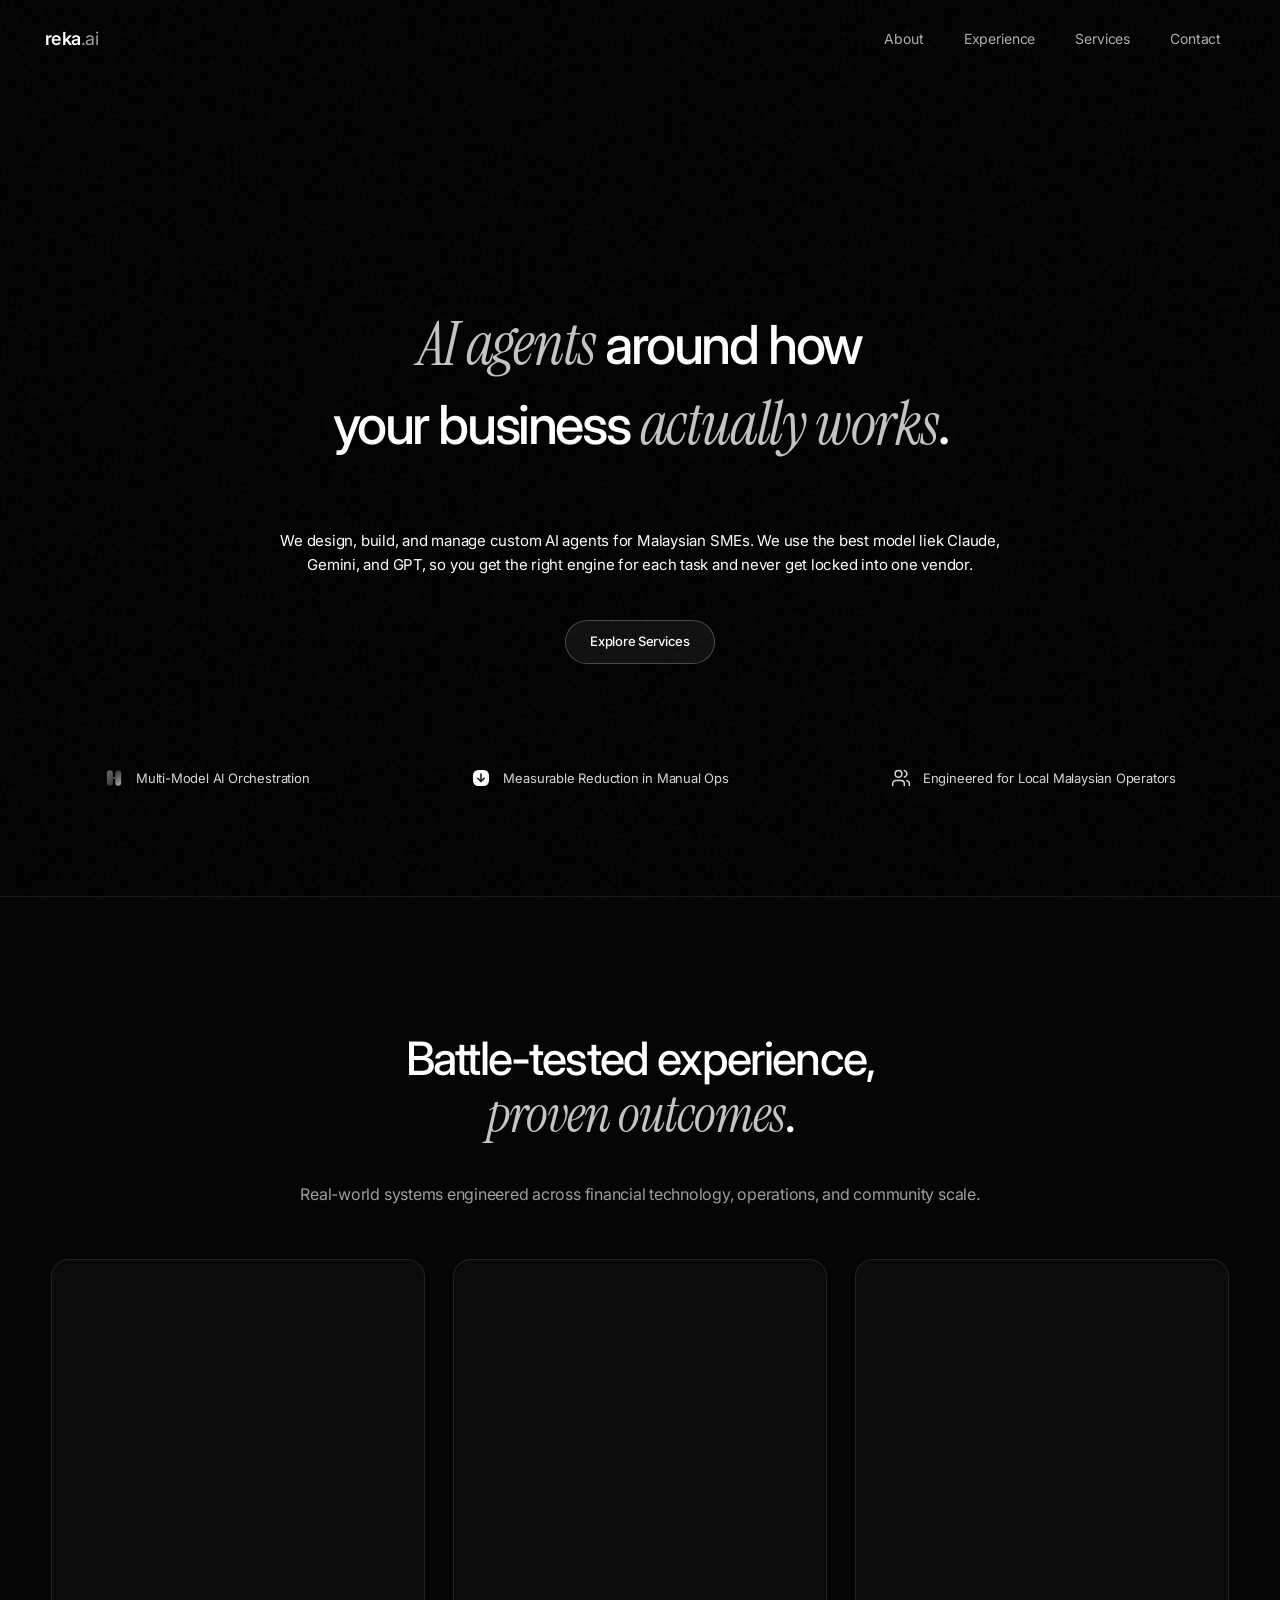
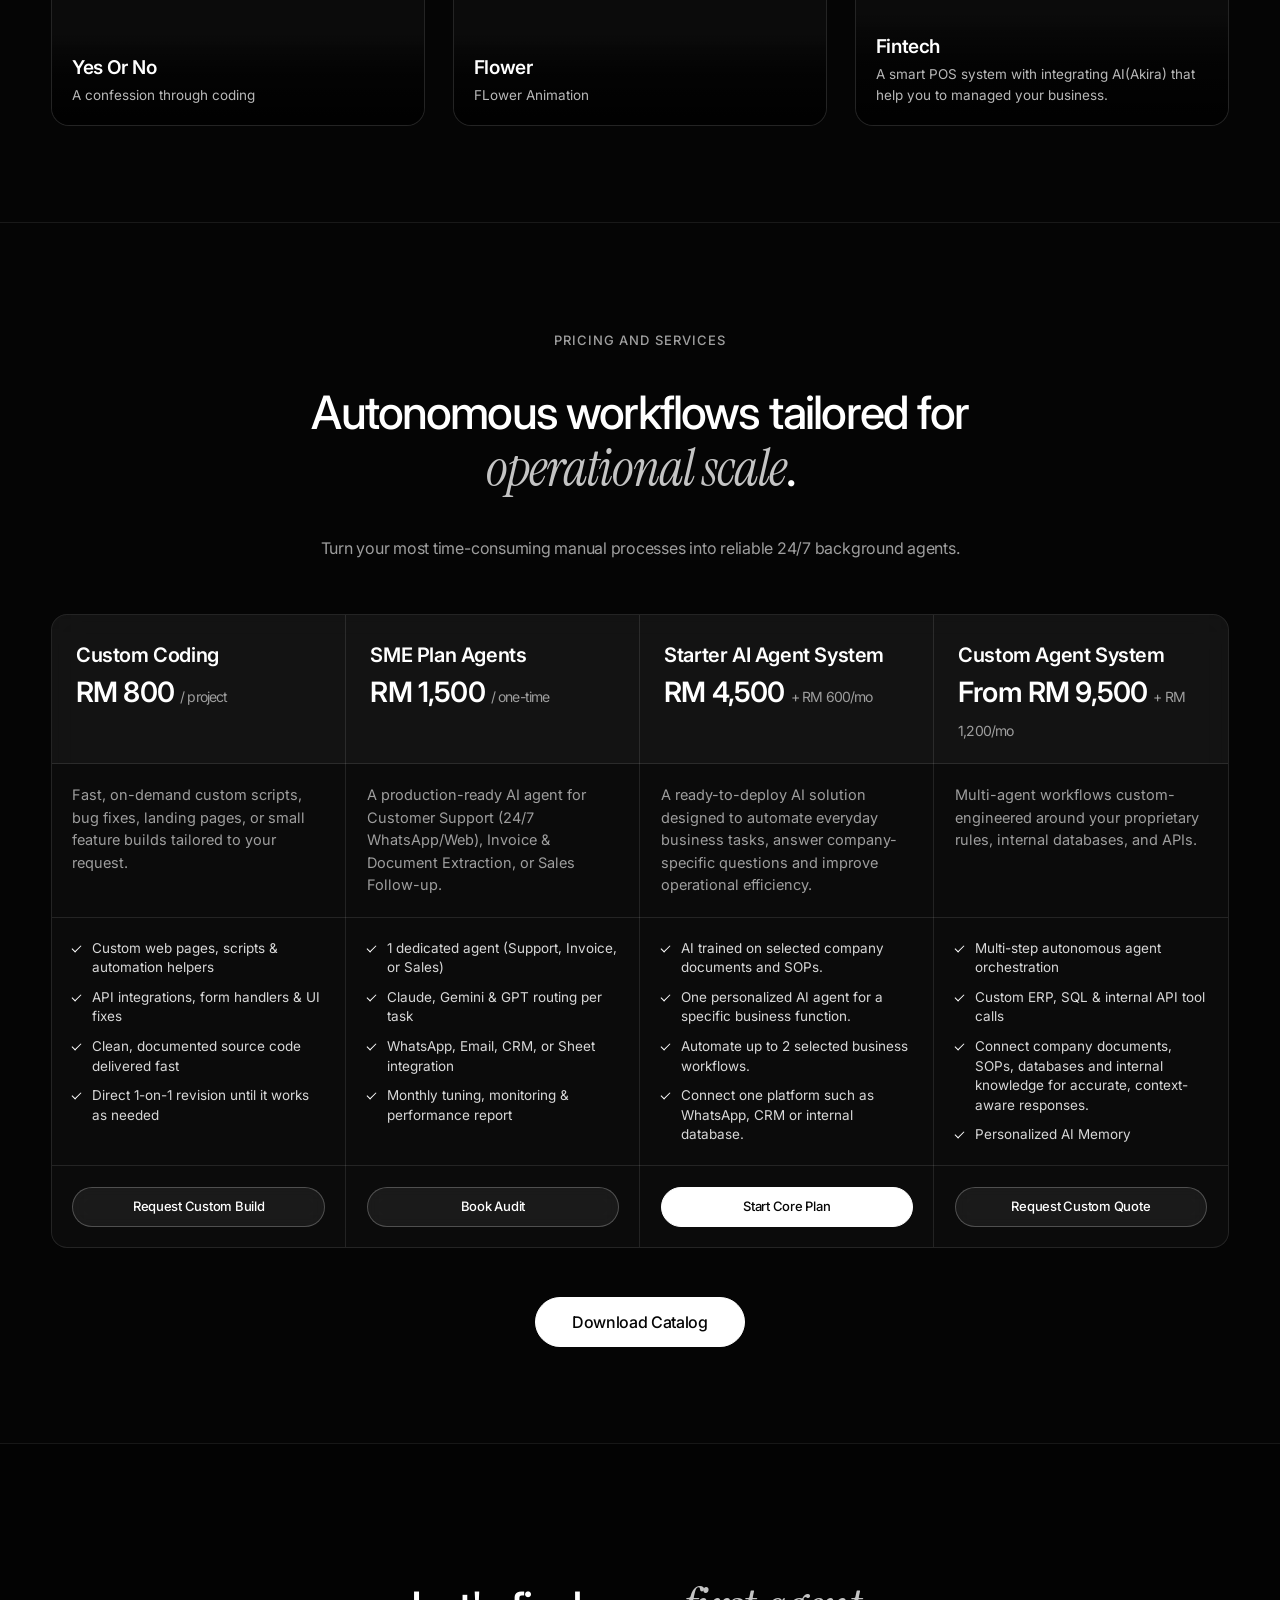
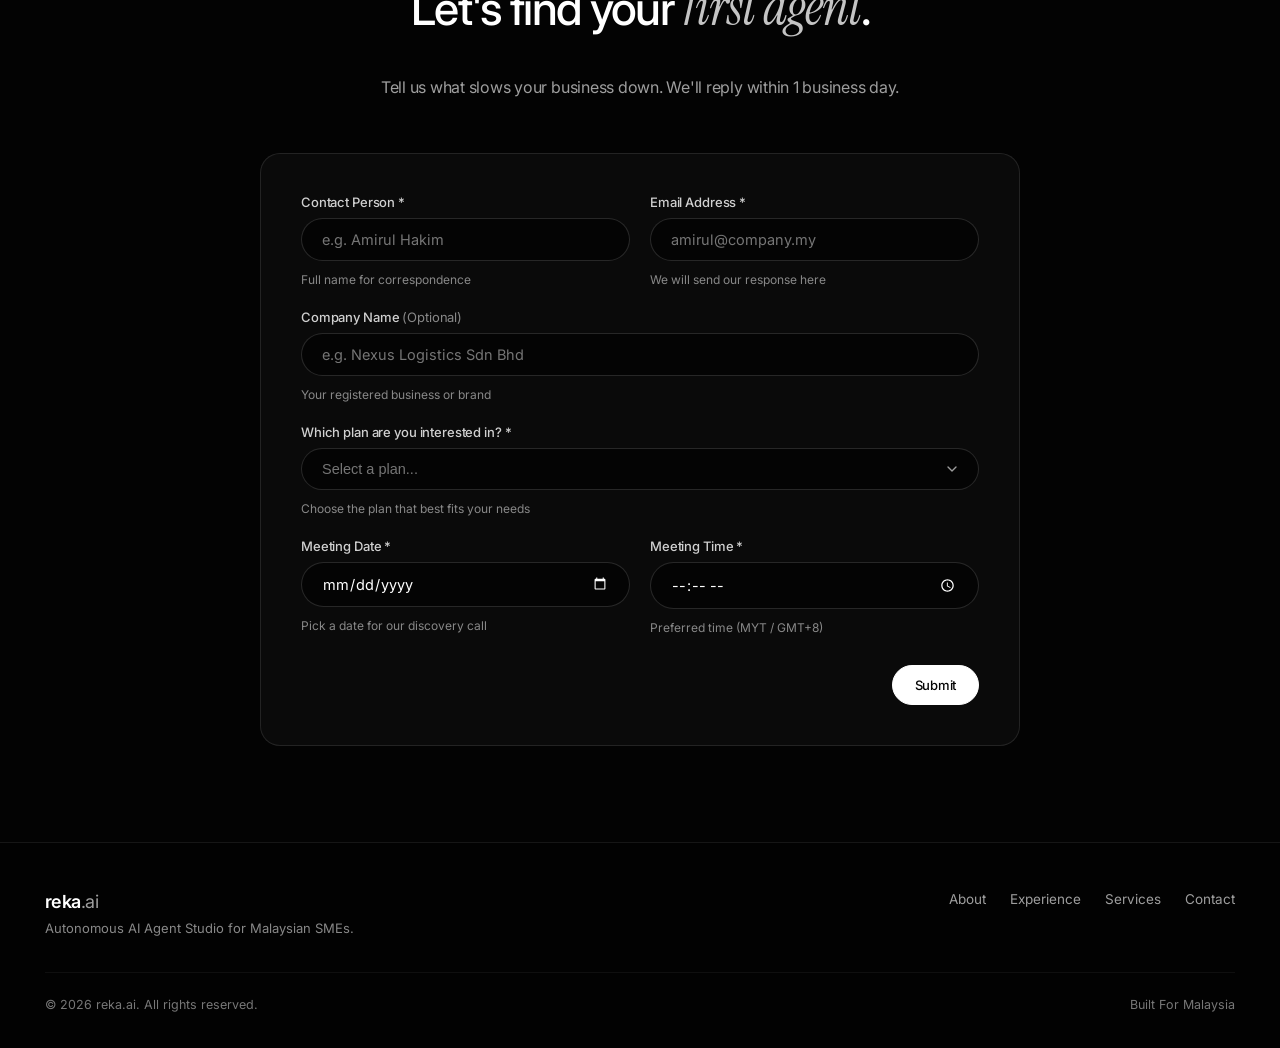
<file: src/index.html>
<!doctype html>
<html lang="en">

<head>
  <meta charset="UTF-8" />
  <meta name="viewport" content="width=device-width, initial-scale=1.0" />
  <title>reka.ai Customize Your Agents for Your Business</title>
  <meta name="description"
    content="reka.ai builds custom autonomous AI agents for Malaysian SMEs. Model-agnostic infrastructure with Claude, Gemini, and GPT." />
  <meta property="og:title" content="reka.ai Customize Your Agents for Your Business" />
  <meta property="og:description"
    content="Custom AI agents built around how your business actually works. Zero vendor lock-in." />
  <meta property="og:type" content="website" />
  <meta name="twitter:card" content="summary_large_image" />
  <link rel="icon" type="image/svg+xml"
    href="data:image/svg+xml,%3Csvg xmlns='http://www.w3.org/2000/svg' viewBox='0 0 24 24' fill='white'%3E%3Cg transform='rotate(-30 12 12)'%3E%3Ccircle cx='7.3' cy='3.2' r='1.45'/%3E%3Crect x='5.5' y='4.7' width='3.6' height='14.6' rx='1.8'/%3E%3Crect x='14.9' y='4.7' width='3.6' height='14.6' rx='1.8'/%3E%3Ccircle cx='16.7' cy='20.8' r='1.45'/%3E%3C/g%3E%3C/svg%3E" />

  <link rel="preconnect" href="https://fonts.googleapis.com" />
  <link rel="preconnect" href="https://fonts.gstatic.com" crossorigin />
  <link
    href="https://fonts.googleapis.com/css2?family=Inter:ital,opsz,wght@0,14..32,100..900&family=Instrument+Serif:ital@1&display=swap"
    rel="stylesheet" />

  <link rel="stylesheet" href="../css/style.css" />
</head>

<body style="background:#000;color:#fff">
  <div class="grain"></div>

  <div class="hero-photo">
    <video autoplay muted loop playsinline preload="auto">
      <source src="../assets/background/hero-compat.mp4" type="video/mp4" />
    </video>
  </div>

  <div class="page">
    <div class="menu-backdrop"></div>

    <!-- Header -->
    <header class="header">
      <a href="#top" class="logo appear appear--scale" style="--d: 0.08s;" aria-label="reka.ai">
        <span>reka<span class="logo-suffix">.ai</span></span>
      </a>

      <nav id="site-nav" aria-label="Primary">
        <a href="about.html" class="nav-link appear appear--scale" style="--d: 0.16s;">About</a>
        <a href="#experience" class="nav-link appear appear--soft" style="--d: 0.24s;">Experience</a>
        <a href="#services" class="nav-link appear appear--scale" style="--d: 0.32s;">Services</a>
        <a href="contact.html" class="nav-link appear appear--soft" style="--d: 0.40s;">Contact</a>
      </nav>

      <button type="button" class="burger appear appear--scale" style="--d: 0.34s;" aria-controls="site-nav"
        aria-expanded="false" aria-label="Open menu">
        <span class="burger-bar"></span>
        <span class="burger-bar"></span>
        <span class="burger-bar"></span>
      </button>
    </header>

    <main>
      <!-- Section 1: Hero -->
      <section class="hero" id="top">
        <div class="hero-copy">
          <h1 class="hero-h1">
            <span class="headline-line"><span class="appear appear--mask" style="--d: 0.42s;"> <em>AI agents</em> around
                how</span></span>
            <span class="headline-line"><span class="appear appear--mask" style="--d: 0.62s;">your business <em>actually
                  works</em>.</span></span>
          </h1>

          <p class="lede appear appear--soft" style="--d: 0.82s;">
            We design, build, and manage custom AI agents for Malaysian SMEs. We use the best model liek Claude,
            Gemini, and
            GPT, so you get the right engine for each task and never get locked into one vendor.
          </p>

          <div class="hero-actions">
            <a href="#services" class="btn btn-ghost hero-btn appear appear--btn" style="--d: 0.96s;">
              <span>Explore Services</span>
            </a>
          </div>
        </div>

        <div class="stats">
          <div class="stat appear appear--stat" style="--d: 1.12s;">
            <svg class="stat-icon" viewBox="0 0 24 24" fill="none" aria-hidden="true">
              <defs>
                <linearGradient id="pillGrad1" x1="3" y1="2" x2="14" y2="22" gradientUnits="userSpaceOnUse">
                  <stop offset="0%" stop-color="#ffffff" stop-opacity="0.38" />
                  <stop offset="100%" stop-color="#3a3a3a" stop-opacity="0.62" />
                </linearGradient>
                <linearGradient id="pillGrad2" x1="3" y1="2" x2="14" y2="22" gradientUnits="userSpaceOnUse">
                  <stop offset="0%" stop-color="#3a3a3a" stop-opacity="0.38" />
                  <stop offset="100%" stop-color="#ffffff" stop-opacity="0.62" />
                </linearGradient>
              </defs>
              <rect x="3.4" y="2.6" width="7.2" height="18.8" rx="3.6" fill="url(#pillGrad1)" />
              <rect x="13.4" y="2.6" width="7.2" height="18.8" rx="3.6" fill="url(#pillGrad2)" />
              <rect x="9.2" y="10.9" width="5.6" height="2.2" rx="1.1" fill="#4a4a4a" />
            </svg>
            <span>Multi-Model AI Orchestration</span>
          </div>

          <div class="stat appear appear--stat" style="--d: 1.28s;">
            <svg class="stat-icon" viewBox="0 0 24 24" fill="none" aria-hidden="true">
              <rect x="2.4" y="2.4" width="19.2" height="19.2" rx="6.2" fill="#ffffff" />
              <path d="M12 7.1v7.4" stroke="#111111" stroke-width="1.85" stroke-linecap="round" />
              <path d="M8.15 12.35L12 16.2l3.85-3.85" stroke="#111111" stroke-width="1.85" stroke-linecap="round"
                stroke-linejoin="round" />
            </svg>
            <span>Measurable Reduction in Manual Ops</span>
          </div>

          <div class="stat appear appear--stat" style="--d: 1.44s;">
            <svg class="stat-icon" viewBox="0 0 24 24" fill="none" stroke="currentColor" stroke-width="1.8"
              stroke-linecap="round" stroke-linejoin="round" aria-hidden="true">
              <path d="M16 21v-2a4 4 0 0 0-4-4H6a4 4 0 0 0-4 4v2"></path>
              <circle cx="9" cy="7" r="4"></circle>
              <path d="M22 21v-2a4 4 0 0 0-3-3.87"></path>
              <path d="M16 3.13a4 4 0 0 1 0 7.75"></path>
            </svg>
            <span>Engineered for Local Malaysian Operators</span>
          </div>
        </div>
      </section>

      <!-- Section 3: Engineering Projects -->
      <section class="section" id="experience">
        <div class="container">
          <div class="section-header reveal">
            <h2 class="section-title">Battle-tested experience,<br /><em>proven outcomes</em>.</h2>
            <p class="section-lede">Real-world systems engineered across financial technology, operations, and community
              scale.</p>
          </div>

          <div class="accordion-body">
            <div class="projects-grid engineering-grid reveal">

              <a href="https://yesorno1.vercel.app/" class="project-card" target="_blank" rel="noopener noreferrer">
                <span class="view-repo-btn">View Link</span>
                <div class="project-thumb">
                  <video src="../assets/projects/yesorno.mp4" autoplay loop muted playsinline preload="metadata"></video>
                  <div class="project-overlay">
                    <div class="project-title">Yes Or No </div>
                    <div class="project-desc">A confession through coding</div>
                  </div>
                </div>
              </a>

              <a href="https://nloqmanhn05.github.io/flower/" class="project-card" target="_blank"
                rel="noopener noreferrer">
                <span class="view-repo-btn">View Link</span>
                <div class="project-thumb">
                  <video src="../assets/projects/flower.mp4" autoplay loop muted playsinline
                    preload="metadata"></video>
                  <div class="project-overlay">
                    <div class="project-title">Flower</div>
                    <div class="project-desc">FLower Animation
                    </div>
                  </div>
                </div>
              </a>

            <a href="https://github.com/nloqmanhn05/Fintech" class="project-card" target="_blank"
              rel="noopener noreferrer">
              <span class="view-repo-btn">View Repo</span>
              <div class="project-thumb">
                <video src="../assets/projects/fintech.mp4" autoplay loop muted
                  playsinline preload="metadata"></video>
                <div class="project-overlay">
                  <div class="project-title">Fintech</div>
                  <div class="project-desc">A smart POS system with integrating AI(Akira) that help you to managed
                    your business.</div>
                </div>
              </div>
            </a>

          </div>
        </div>
  </div>
  </section>

  <!-- Section 4: Products & Services (§4) -->
  <section class="section" id="services">
    <div class="container">
      <div class="section-header reveal">
        <h3 class="section-eyebrow">Pricing and Services</h3>
        <h2 class="section-title">Autonomous workflows tailored for <em>operational scale</em>.</h2>
        <p class="section-lede">Turn your most time-consuming manual processes into reliable 24/7 background agents.
        </p>
      </div>

      <div class="services-table-wrap card reveal">
        <table class="services-table">
          <thead>
            <tr>
              <th>
                <h4>Custom Coding</h4>
                <div class="plan-price">RM 800 <span>/ project</span></div>
              </th>
              <th>
                <h4>SME Plan Agents</h4>
                <div class="plan-price">RM 1,500 <span>/ one-time</span></div>
              </th>
              <th>
                <h4>Starter AI Agent System</h4>
                <div class="plan-price">RM 4,500 <span>+ RM 600/mo</span></div>
              </th>
              <th>
                <h4>Custom Agent System</h4>
                <div class="plan-price">From RM 9,500 <span>+ RM 1,200/mo</span></div>
              </th>
            </tr>
          </thead>
          <tbody>
            <tr class="table-row-desc">
              <td>
                <p>Fast, on-demand custom scripts, bug fixes, landing pages, or small feature builds tailored to your request.</p>
              </td>
              <td>
                <p>A production-ready AI agent for Customer Support (24/7 WhatsApp/Web), Invoice &amp; Document Extraction, or Sales Follow-up.</p>
              </td>
              <td>
                <p>A ready-to-deploy AI solution designed to automate everyday business tasks, answer company-specific questions and improve operational efficiency.</p>
              </td>
              <td>
                <p>Multi-agent workflows custom-engineered around your proprietary rules, internal databases, and APIs.</p>
              </td>
            </tr>
            <tr class="table-row-features">
              <td>
                <ul class="plan-list">
                  <li>Custom web pages, scripts &amp; automation helpers</li>
                  <li>API integrations, form handlers &amp; UI fixes</li>
                  <li>Clean, documented source code delivered fast</li>
                  <li>Direct 1-on-1 revision until it works as needed</li>
                </ul>
              </td>
              <td>
                <ul class="plan-list">
                  <li>1 dedicated agent (Support, Invoice, or Sales)</li>
                  <li>Claude, Gemini &amp; GPT routing per task</li>
                  <li>WhatsApp, Email, CRM, or Sheet integration</li>
                  <li>Monthly tuning, monitoring &amp; performance report</li>
                </ul>
              </td>
              <td>
                <ul class="plan-list">
                  <li>AI trained on selected company documents and SOPs.</li>
                  <li>One personalized AI agent for a specific business function.</li>
                  <li>Automate up to 2 selected business workflows.</li>
                  <li>Connect one platform such as WhatsApp, CRM or internal database.</li>
                </ul>
              </td>
              <td>
                <ul class="plan-list">
                  <li>Multi-step autonomous agent orchestration</li>
                  <li>Custom ERP, SQL &amp; internal API tool calls</li>
                  <li>Connect company documents, SOPs, databases and internal knowledge for accurate, context-aware responses.</li>
                  <li>Personalized AI Memory</li>
                </ul>
              </td>
            </tr>
            <tr class="table-row-action">
              <td>
                <a href="#contact" class="btn btn-ghost"><span>Request Custom Build</span></a>
              </td>
              <td>
                <a href="#contact" class="btn btn-ghost"><span>Book Audit</span></a>
              </td>
              <td>
                <a href="#contact" class="btn btn-solid"><span>Start Core Plan</span></a>
              </td>
              <td>
                <a href="#contact" class="btn btn-ghost"><span>Request Custom Quote</span></a>
              </td>
            </tr>
          </tbody>
        </table>
      </div>

      <div class="guarantee-strip reveal">
        <a href="../assets/projects/Catalog.png" download="Catalog.png" class="btn btn-solid guarantee-download-btn">
          <span>Download Catalog</span>
        </a>
      </div>
    </div>
  </section>

  <!-- Section 5: Contact (§5) -->
  <section class="section" id="contact">
    <div class="container">
      <div class="section-header reveal">
        <h2 class="section-title">Let's find your <em>first agent</em>.</h2>
        <p class="section-lede">Tell us what slows your business down. We'll reply within 1 business day.</p>
      </div>

      <div class="contact-wrap reveal">
        <form id="contact-form" class="contact-form" novalidate>
          <div class="form-row">
            <div class="form-group">
              <label for="contact-name">Contact Person *</label>
              <input type="text" id="contact-name" name="name" class="form-input" placeholder="e.g. Amirul Hakim"
                required aria-describedby="contact-name-msg" />
              <span id="contact-name-msg" class="field-msg" data-support="Full name for correspondence"
                data-error="Please enter your name">Full name for correspondence</span>
            </div>
            <div class="form-group">
              <label for="contact-email">Email Address *</label>
              <input type="email" id="contact-email" name="email" class="form-input" placeholder="amirul@company.my"
                required aria-describedby="contact-email-msg" />
              <span id="contact-email-msg" class="field-msg" data-support="We will send our response here"
                data-error="Enter a valid email address (e.g. name@company.my)">We will send our response
                here</span>
            </div>
          </div>

          <div class="form-group">
            <label for="contact-company">Company Name <span>(Optional)</span></label>
            <input type="text" id="contact-company" name="company" class="form-input"
              placeholder="e.g. Nexus Logistics Sdn Bhd" aria-describedby="contact-company-msg" />
            <span id="contact-company-msg" class="field-msg" data-support="Your registered business or brand"
              data-error="">Your registered business or brand</span>
          </div>

          <div class="form-group">
            <label for="contact-message">Which plan are you interested in? *</label>
            <select id="contact-message" name="message" class="form-select" required
              aria-describedby="contact-message-msg">
              <option value="" disabled selected>Select a plan...</option>
              <option value="Custom Coding">Custom Coding</option>
              <option value="SME Plan Agents">SME Plan Agents</option>
              <option value="Starter AI Agent System">Starter AI Agent System</option>
              <option value="Custom Agent System">Custom Agent System</option>
            </select>
            <span id="contact-message-msg" class="field-msg"
              data-support="Choose the plan that best fits your needs"
              data-error="Please select a plan">Choose the plan that best fits your needs</span>
          </div>

          <div class="form-row">
            <div class="form-group">
              <label for="contact-date">Meeting Date *</label>
              <input type="date" id="contact-date" name="meeting_date" class="form-input" required
                aria-describedby="contact-date-msg" />
              <span id="contact-date-msg" class="field-msg" data-support="Pick a date for our discovery call"
                data-error="Please select a meeting date">Pick a date for our discovery call</span>
            </div>
            <div class="form-group">
              <label for="contact-time">Meeting Time *</label>
              <input type="time" id="contact-time" name="meeting_time" class="form-input" required
                aria-describedby="contact-time-msg" />
              <span id="contact-time-msg" class="field-msg" data-support="Preferred time (MYT / GMT+8)"
                data-error="Please select a meeting time">Preferred time (MYT / GMT+8)</span>
            </div>
          </div>

          <div class="form-submit-row">
            <button type="submit" class="btn btn-solid">
              <span>Submit</span>
            </button>
          </div>

          <div id="form-status" class="form-status" role="status"></div>
        </form>
      </div>
    </div>
  </section>
  </main>

  <!-- Footer -->
  <footer class="site-footer">
    <div class="footer-inner">
      <div class="footer-left">
        <a href="#top" class="logo" aria-label="reka.ai">
          <span>reka<span class="logo-suffix">.ai</span></span>
        </a>
        <span class="footer-tagline">Autonomous AI Agent Studio for Malaysian SMEs.</span>
      </div>

      <nav class="footer-links" aria-label="Footer Navigation">
        <a href="about.html" class="footer-link">About</a>
        <a href="#experience" class="footer-link">Experience</a>
        <a href="#services" class="footer-link">Services</a>
        <a href="contact.html" class="footer-link">Contact</a>
      </nav>
    </div>

    <div class="footer-bottom">
      <div>© 2026 reka.ai. All rights reserved.</div>
      <div>Built For Malaysia</div>
    </div>
  </footer>
  </div>

  <script src="../js/main.js" defer></script>
</body>

</html>
</file>
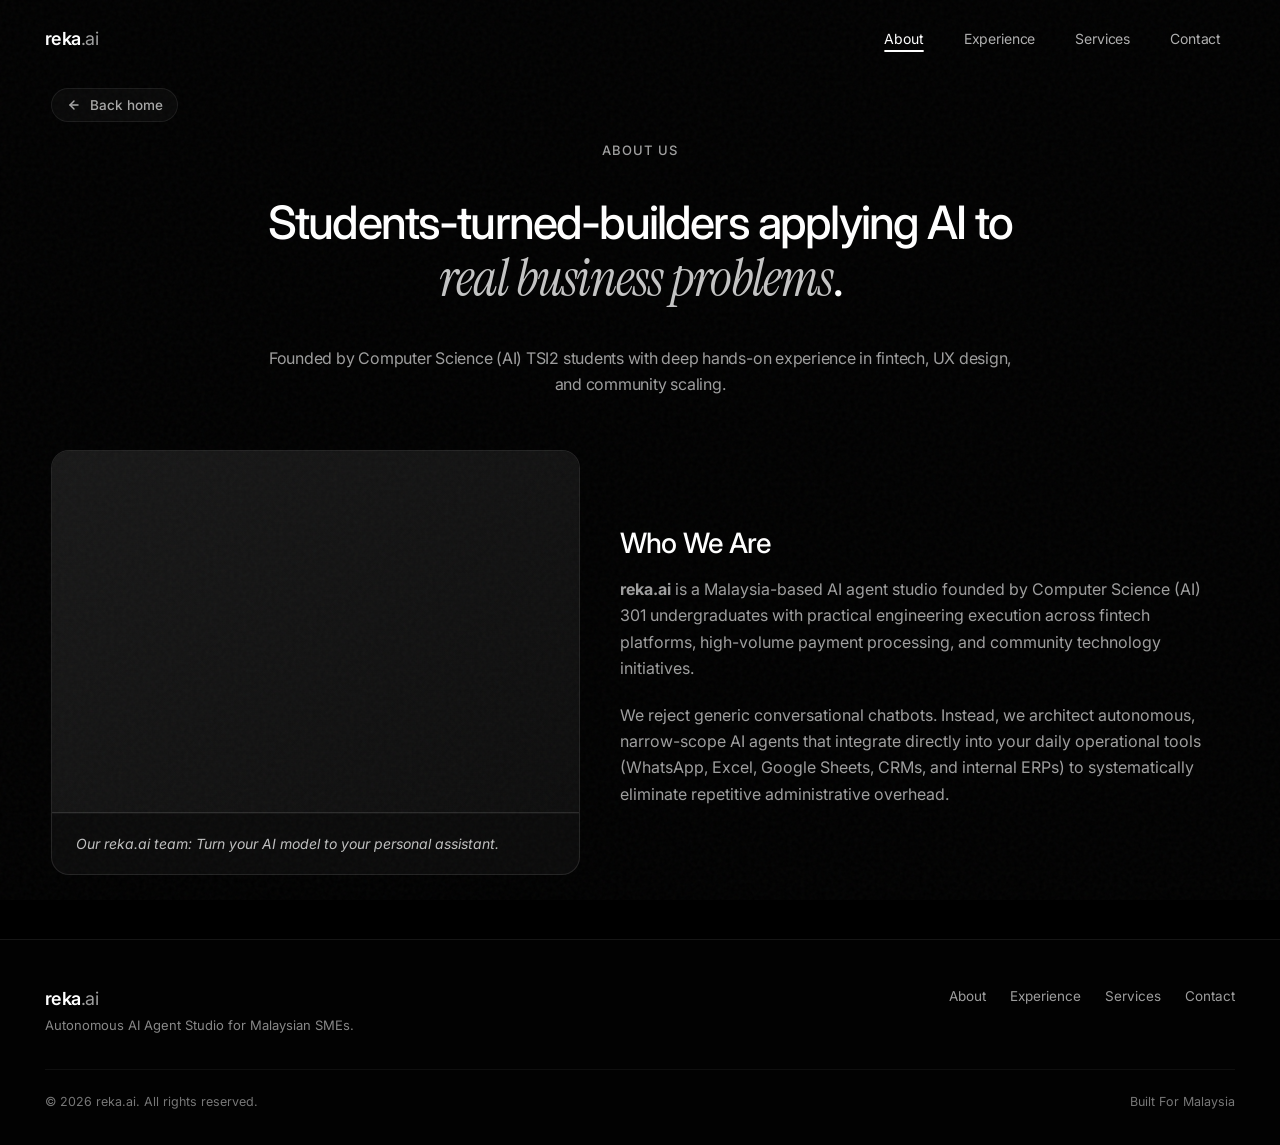
<file: src/about.html>
<!doctype html>
<html lang="en">

<head>
  <meta charset="UTF-8" />
  <meta name="viewport" content="width=device-width, initial-scale=1.0" />
  <title>About Us — reka.ai</title>
  <meta name="description"
    content="About reka.ai — students-turned-builders applying AI to real business problems for Malaysian SMEs." />
  <link rel="icon" type="image/svg+xml"
    href="data:image/svg+xml,%3Csvg xmlns='http://www.w3.org/2000/svg' viewBox='0 0 24 24' fill='white'%3E%3Cg transform='rotate(-30 12 12)'%3E%3Ccircle cx='7.3' cy='3.2' r='1.45'/%3E%3Crect x='5.5' y='4.7' width='3.6' height='14.6' rx='1.8'/%3E%3Crect x='14.9' y='4.7' width='3.6' height='14.6' rx='1.8'/%3E%3Ccircle cx='16.7' cy='20.8' r='1.45'/%3E%3C/g%3E%3C/svg%3E" />

  <link rel="preconnect" href="https://fonts.googleapis.com" />
  <link rel="preconnect" href="https://fonts.gstatic.com" crossorigin />
  <link
    href="https://fonts.googleapis.com/css2?family=Inter:ital,opsz,wght@0,14..32,100..900&family=Instrument+Serif:ital@1&display=swap"
    rel="stylesheet" />

  <link rel="stylesheet" href="../css/style.css" />
</head>

<body class="contact-page" style="background:#000;color:#fff">
  <div class="grain"></div>

  <div class="hero-photo">
    <video autoplay muted loop playsinline preload="auto">
      <source src="../assets/background/hero-compat.mp4" type="video/mp4" />
    </video>
  </div>

  <div class="page">
    <div class="menu-backdrop"></div>

    <!-- Header -->
    <header class="header">
      <a href="index.html" class="logo appear appear--scale" style="--d: 0.08s;" aria-label="reka.ai">
        <span>reka<span class="logo-suffix">.ai</span></span>
      </a>

      <nav id="site-nav" aria-label="Primary">
        <a href="about.html" class="nav-link appear appear--scale is-active" style="--d: 0.16s;">About</a>
        <a href="index.html#experience" class="nav-link appear appear--soft" style="--d: 0.24s;">Experience</a>
        <a href="index.html#services" class="nav-link appear appear--scale" style="--d: 0.32s;">Services</a>
        <a href="contact.html" class="nav-link appear appear--soft" style="--d: 0.40s;">Contact</a>
      </nav>

      <button type="button" class="burger appear appear--scale" style="--d: 0.34s;" aria-controls="site-nav"
        aria-expanded="false" aria-label="Open menu">
        <span class="burger-bar"></span>
        <span class="burger-bar"></span>
        <span class="burger-bar"></span>
      </button>
    </header>

    <main>
      <section class="section contact-team-section" id="about">
        <div class="container">
          <div class="back-home-row reveal">
            <a href="index.html" class="back-home-btn">
              <svg viewBox="0 0 20 20" fill="none" stroke="currentColor" stroke-width="1.8" stroke-linecap="round"
                stroke-linejoin="round" aria-hidden="true">
                <path d="M15 10H5" />
                <path d="M10 15l-5-5 5-5" />
              </svg>
              <span>Back home</span>
            </a>
          </div>

          <div class="section-header reveal">
            <h3 class="section-eyebrow">About Us</h3>
            <h2 class="section-title">Students-turned-builders applying AI to <em>real business problems</em>.</h2>
            <p class="section-lede">Founded by Computer Science (AI) TSI2 students with deep hands-on experience in
              fintech, UX design, and community scaling.</p>
          </div>

          <div class="about-grid">
            <div class="card team-card reveal">
              <div class="team-photo-frame">
                <video src="../assets/reka.ai.mp4" autoplay loop muted playsinline preload="metadata"></video>
              </div>
              <div class="team-caption">
                Our reka.ai team: Turn your AI model to your personal assistant.
              </div>
            </div>

            <div class="about-content reveal">
              <h3>Who We Are</h3>
              <p>
                <strong>reka.ai</strong> is a Malaysia-based AI agent studio founded by Computer Science (AI)
                301 undergraduates with practical engineering execution across fintech platforms, high-volume payment
                processing, and community technology initiatives.
              </p>
              <p>
                We reject generic conversational chatbots. Instead, we architect autonomous, narrow-scope AI agents that
                integrate directly into your daily operational tools (WhatsApp, Excel, Google Sheets, CRMs, and internal
                ERPs) to systematically eliminate repetitive administrative overhead.
              </p>
            </div>
          </div>
        </div>
      </section>
    </main>

    <!-- Footer -->
    <footer class="site-footer">
      <div class="footer-inner">
        <div class="footer-left">
          <a href="index.html" class="logo" aria-label="reka.ai">
            <span>reka<span class="logo-suffix">.ai</span></span>
          </a>
          <span class="footer-tagline">Autonomous AI Agent Studio for Malaysian SMEs.</span>
        </div>

        <nav class="footer-links" aria-label="Footer Navigation">
          <a href="about.html" class="footer-link">About</a>
          <a href="index.html#experience" class="footer-link">Experience</a>
          <a href="index.html#services" class="footer-link">Services</a>
          <a href="contact.html" class="footer-link">Contact</a>
        </nav>
      </div>

      <div class="footer-bottom">
        <div>© 2026 reka.ai. All rights reserved.</div>
        <div>Built For Malaysia</div>
      </div>
    </footer>
  </div>

  <script src="../js/main.js" defer></script>
</body>

</html>
</file>
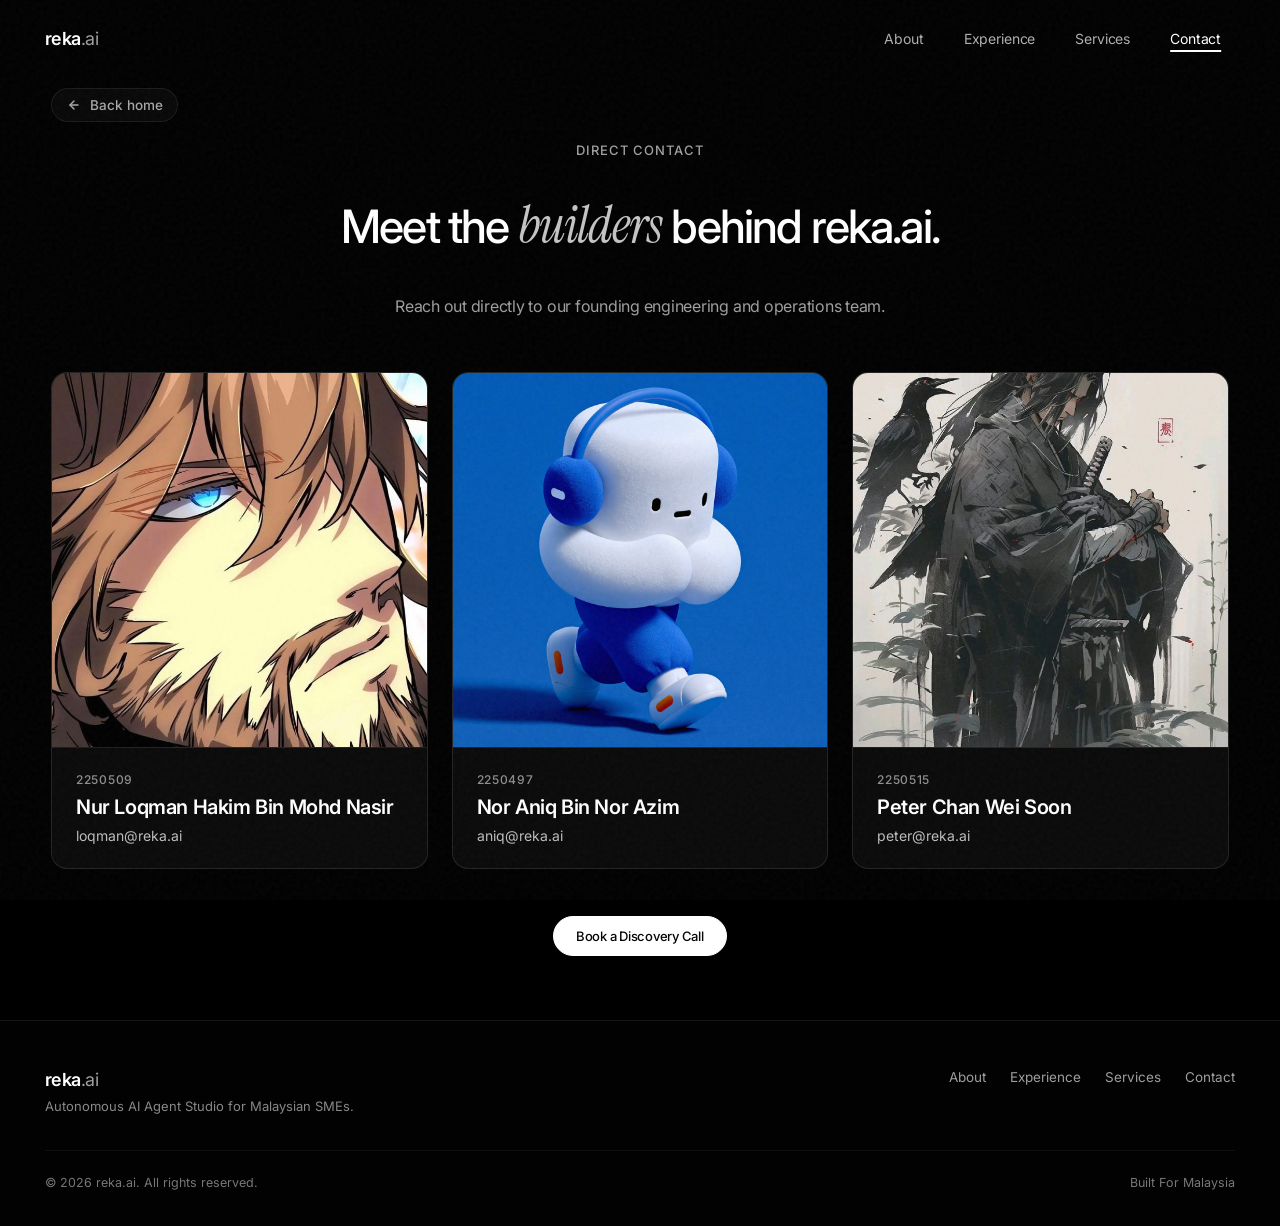
<file: src/contact.html>
<!doctype html>
<html lang="en">

<head>
  <meta charset="UTF-8" />
  <meta name="viewport" content="width=device-width, initial-scale=1.0" />
  <title>Contact Our Team — reka.ai</title>
  <meta name="description" content="Meet and contact the founding engineering and operations team behind reka.ai." />
  <link rel="icon" type="image/svg+xml"
    href="data:image/svg+xml,%3Csvg xmlns='http://www.w3.org/2000/svg' viewBox='0 0 24 24' fill='white'%3E%3Cg transform='rotate(-30 12 12)'%3E%3Ccircle cx='7.3' cy='3.2' r='1.45'/%3E%3Crect x='5.5' y='4.7' width='3.6' height='14.6' rx='1.8'/%3E%3Crect x='14.9' y='4.7' width='3.6' height='14.6' rx='1.8'/%3E%3Ccircle cx='16.7' cy='20.8' r='1.45'/%3E%3C/g%3E%3C/svg%3E" />

  <link rel="preconnect" href="https://fonts.googleapis.com" />
  <link rel="preconnect" href="https://fonts.gstatic.com" crossorigin />
  <link
    href="https://fonts.googleapis.com/css2?family=Inter:ital,opsz,wght@0,14..32,100..900&family=Instrument+Serif:ital@1&display=swap"
    rel="stylesheet" />

  <link rel="stylesheet" href="../css/style.css" />
</head>

<body class="contact-page" style="background:#000;color:#fff">
  <div class="grain"></div>

  <div class="hero-photo">
    <video autoplay muted loop playsinline preload="auto">
      <source src="../assets/background/hero-compat.mp4" type="video/mp4" />
    </video>
  </div>

  <div class="page">
    <div class="menu-backdrop"></div>

    <!-- Header -->
    <header class="header">
      <a href="index.html" class="logo appear appear--scale" style="--d: 0.08s;" aria-label="reka.ai">
        <span>reka<span class="logo-suffix">.ai</span></span>
      </a>

      <nav id="site-nav" aria-label="Primary">
        <a href="about.html" class="nav-link appear appear--scale" style="--d: 0.16s;">About</a>
        <a href="index.html#experience" class="nav-link appear appear--soft" style="--d: 0.24s;">Experience</a>
        <a href="index.html#services" class="nav-link appear appear--scale" style="--d: 0.32s;">Services</a>
        <a href="contact.html" class="nav-link appear appear--soft is-active" style="--d: 0.40s;">Contact</a>
      </nav>

      <button type="button" class="burger appear appear--scale" style="--d: 0.34s;" aria-controls="site-nav"
        aria-expanded="false" aria-label="Open menu">
        <span class="burger-bar"></span>
        <span class="burger-bar"></span>
        <span class="burger-bar"></span>
      </button>
    </header>

    <main>
      <section class="section contact-team-section" id="team-contact">
        <div class="container">
          <div class="back-home-row reveal">
            <a href="index.html" class="back-home-btn">
              <svg viewBox="0 0 20 20" fill="none" stroke="currentColor" stroke-width="1.8" stroke-linecap="round"
                stroke-linejoin="round" aria-hidden="true">
                <path d="M15 10H5" />
                <path d="M10 15l-5-5 5-5" />
              </svg>
              <span>Back home</span>
            </a>
          </div>

          <div class="section-header reveal">
            <h3 class="section-eyebrow">Direct Contact</h3>
            <h2 class="section-title">Meet the <em>builders</em> behind reka.ai.</h2>
            <p class="section-lede">Reach out directly to our founding engineering and operations team.</p>
          </div>

          <div class="team-directory-grid reveal">
            <!-- Person 1 -->
            <div class="card member-card">
              <div class="member-photo">
                <img src="../assets/team/member-1.jpg" alt="Loqman Hakim"
                  onerror="this.style.display='none'; this.nextElementSibling.style.display='flex';" />
                <div class="member-photo-fallback" aria-hidden="true">
                  <svg viewBox="0 0 24 24" fill="none" stroke="currentColor" stroke-width="1.3" stroke-linecap="round"
                    stroke-linejoin="round">
                    <path d="M20 21v-2a4 4 0 0 0-4-4H8a4 4 0 0 0-4 4v2"></path>
                    <circle cx="12" cy="7" r="4"></circle>
                  </svg>
                </div>
              </div>
              <div class="member-info">
                <span class="member-role">2250509</span>
                <h4 class="member-name">Nur Loqman Hakim Bin Mohd Nasir</h4>
                <a href="mailto:loqman@reka.ai" class="member-email">loqman@reka.ai</a>
              </div>
            </div>

            <!-- Person 2 -->
            <div class="card member-card">
              <div class="member-photo">
                <img src="../assets/team/member-2.jpg" alt="Aniq"
                  onerror="this.style.display='none'; this.nextElementSibling.style.display='flex';" />
                <div class="member-photo-fallback" aria-hidden="true">
                  <svg viewBox="0 0 24 24" fill="none" stroke="currentColor" stroke-width="1.3" stroke-linecap="round"
                    stroke-linejoin="round">
                    <path d="M20 21v-2a4 4 0 0 0-4-4H8a4 4 0 0 0-4 4v2"></path>
                    <circle cx="12" cy="7" r="4"></circle>
                  </svg>
                </div>
              </div>
              <div class="member-info">
                <span class="member-role">2250497</span>
                <h4 class="member-name">Nor Aniq Bin Nor Azim </h4>
                <a href="mailto:aniq@reka.ai" class="member-email">aniq@reka.ai</a>
              </div>
            </div>

            <!-- Person 3 -->
            <div class="card member-card">
              <div class="member-photo">
                <img src="../assets/team/member-3.jpg" alt="peter"
                  onerror="this.style.display='none'; this.nextElementSibling.style.display='flex';" />
                <div class="member-photo-fallback" aria-hidden="true">
                  <svg viewBox="0 0 24 24" fill="none" stroke="currentColor" stroke-width="1.3" stroke-linecap="round"
                    stroke-linejoin="round">
                    <path d="M20 21v-2a4 4 0 0 0-4-4H8a4 4 0 0 0-4 4v2"></path>
                    <circle cx="12" cy="7" r="4"></circle>
                  </svg>
                </div>
              </div>
              <div class="member-info">
                <span class="member-role">2250515</span>
                <h4 class="member-name">Peter Chan Wei Soon</h4>
                <a href="mailto:peter@reka.ai" class="member-email">peter@reka.ai</a>
              </div>
            </div>
          </div>

          <div class="contact-back-row reveal">
            <a href="index.html#contact" class="btn btn-solid">
              <span>Book a Discovery Call</span>
            </a>
          </div>
        </div>
      </section>
    </main>

    <!-- Footer -->
    <footer class="site-footer">
      <div class="footer-inner">
        <div class="footer-left">
          <a href="index.html" class="logo" aria-label="reka.ai">
            <span>reka<span class="logo-suffix">.ai</span></span>
          </a>
          <span class="footer-tagline">Autonomous AI Agent Studio for Malaysian SMEs.</span>
        </div>

        <nav class="footer-links" aria-label="Footer Navigation">
          <a href="about.html" class="footer-link">About</a>
          <a href="index.html#experience" class="footer-link">Experience</a>
          <a href="index.html#services" class="footer-link">Services</a>
          <a href="contact.html" class="footer-link">Contact</a>
        </nav>
      </div>

      <div class="footer-bottom">
        <div>© 2026 reka.ai. All rights reserved.</div>
        <div>Built For Malaysia</div>
      </div>
    </footer>
  </div>

  <script src="../js/main.js" defer></script>
</body>

</html>
</file>
<file: css/style.css>
/* Force black immediately so the page can never flash white */
html,
body {
  background: #000000 !important;
  color: #ffffff;
}

@font-face {
  font-family: "Inter";
  font-style: normal;
  font-weight: 100 900;
  font-display: swap;
  src: url("../assets/font/inter.woff2") format("woff2");
}

@font-face {
  font-family: "Instrument Serif";
  font-style: italic;
  font-weight: 400;
  font-display: swap;
  src: url("../assets/font/instrument-serif-italic.woff2") format("woff2");
}

:root {
  --logo: clamp(18px, 1.4vw, 24px);
  --logo-mark: clamp(20px, 1.6vw, 28px);
  --nav: clamp(14px, 1.05vw, 17px);
  --nav-h: clamp(38px, 2.8vw, 48px);
  --btn: clamp(13px, 0.95vw, 16px);
  --btn-h: clamp(40px, 2.8vw, 48px);
  --hero-btn-h: clamp(44px, 3.1vw, 54px);
  --h1: clamp(34px, 4.2vw, 68px);
  --lede: clamp(15px, 1.15vw, 19px);
  --badge: clamp(12px, 0.9vw, 14px);
  --stat-size: clamp(13px, 0.95vw, 15px);
  --header-y: clamp(14px, 1.5vw, 28px);
  --header-x: clamp(16px, 3.5vw, 64px);
  --stats-x: clamp(20px, 5vw, 96px);
  --stats-y: clamp(24px, 3vw, 48px);
  --hero-gap: clamp(36px, 5.5vw, 96px);
  --copy-max: min(90vw, 1200px);
  --lede-max: min(85vw, 760px);
  --section-y: clamp(64px, 7.5vw, 130px);
}

html,
body {
  background: #000000;
  color: #ffffff;
  margin: 0;
  padding: 0;
}

*,
*::before,
*::after {
  box-sizing: border-box;
}

html {
  scroll-behavior: smooth;
}

body {
  -webkit-font-smoothing: antialiased;
  -moz-osx-font-smoothing: grayscale;
  text-rendering: optimizeLegibility;
  overflow-x: hidden;
  position: relative;
  font-family: "Inter", system-ui, -apple-system, BlinkMacSystemFont, "Segoe UI", sans-serif;
}

a {
  color: inherit;
  text-decoration: none;
}

button,
input,
textarea {
  font-family: inherit;
}

/* Film grain overlay */
.grain {
  position: fixed;
  inset: 0;
  width: 100%;
  height: 100%;
  pointer-events: none;
  z-index: 100;
  opacity: 0.038;
  background-image: url("data:image/svg+xml,%3Csvg viewBox='0 0 256 256' xmlns='http://www.w3.org/2000/svg'%3E%3Cfilter id='noise'%3E%3CfeTurbulence type='fractalNoise' baseFrequency='0.85' numOctaves='3' stitchTiles='stitch'/%3E%3C/filter%3E%3Crect width='100%25' height='100%25' filter='url(%23noise)'/%3E%3C/svg%3E");
}

/* Background hero video */
.hero-photo {
  position: fixed;
  inset: 0;
  width: 100%;
  height: 100%;
  z-index: 0;
  pointer-events: none;
  overflow: hidden;
  opacity: 1;
  animation: hero-fade 1.4s cubic-bezier(0.16, 1, 0.3, 1) both;
}

.hero-photo video {
  position: absolute;
  inset: 0;
  width: 100%;
  height: 100%;
  object-fit: cover;
  opacity: 1;
  display: block;
}

@keyframes hero-fade {
  0% {
    opacity: 0;
  }

  100% {
    opacity: 1;
  }
}

/* Page container */
.page {
  position: relative;
  z-index: 1;
  display: flex;
  flex-direction: column;
  min-height: 100vh;
}

.page>main {
  flex: 1;
  display: flex;
  flex-direction: column;
}

/* Header */
.header {
  position: sticky;
  top: 0;
  display: flex;
  align-items: center;
  gap: 28px;
  padding: var(--header-y) var(--header-x);
  z-index: 60;
  transition: background 0.3s ease, backdrop-filter 0.3s ease, border-color 0.3s ease;
}

body.scrolled .header {
  background: rgba(0, 0, 0, 0.78);
  backdrop-filter: blur(16px);
  -webkit-backdrop-filter: blur(16px);
  border-bottom: 1px solid rgba(255, 255, 255, 0.08);
}

/* Logo */
.logo {
  display: inline-flex;
  align-items: center;
  gap: 8px;
  font-size: var(--logo);
  font-weight: 600;
  letter-spacing: -0.03em;
  color: #ffffff;
}

.logo-suffix {
  font-weight: 400;
  color: #9e9e9e;
}

/* Nav on top right corner */
#site-nav {
  display: flex;
  align-items: center;
  gap: 12px;
  margin-left: auto;
}

.nav-link {
  height: var(--nav-h);
  padding: 0 14px;
  display: inline-flex;
  align-items: center;
  justify-content: center;
  color: rgba(243, 243, 243, 0.72);
  font-size: var(--nav);
  font-weight: 400;
  letter-spacing: -0.01em;
  white-space: nowrap;
  transition: color 0.25s ease;
}

.nav-link:hover,
.nav-link:active,
.nav-link.is-active {
  color: #ffffff;
}

.nav-link:active,
.nav-link.is-active {
  text-decoration: underline;
  text-underline-offset: 6px;
  text-decoration-thickness: 1.5px;
}

/* Right header CTA */
.header-cta {
  justify-self: end;
  font-size: 15px;
  height: 42px;
}

/* Burger menu button */
.burger {
  display: none;
  width: 42px;
  height: 42px;
  border-radius: 8px;
  border: 1px solid rgba(255, 255, 255, 0.16);
  background: rgba(8, 8, 8, 0.55);
  z-index: 60;
  cursor: pointer;
  align-content: center;
  justify-content: center;
  transition: border-color 0.25s ease, background 0.25s ease;
}

.burger:hover {
  border-color: rgba(255, 255, 255, 0.32);
  background: rgba(255, 255, 255, 0.05);
}

.burger-bar {
  display: block;
  width: 16px;
  height: 1.5px;
  border-radius: 1px;
  background: #ffffff;
  margin: 2.5px auto;
  transition: transform 0.25s ease, opacity 0.2s ease;
}

body.menu-open .burger .burger-bar:nth-child(1) {
  transform: translateY(6.5px) rotate(45deg);
}

body.menu-open .burger .burger-bar:nth-child(2) {
  opacity: 0;
}

body.menu-open .burger .burger-bar:nth-child(3) {
  transform: translateY(-6.5px) rotate(-45deg);
}

.menu-backdrop {
  display: none;
}

/* ========================================================
   Flat Button System with Kinetic Motion
   ======================================================== */
.btn {
  position: relative;
  isolation: isolate;
  overflow: hidden;
  display: inline-flex;
  align-items: center;
  justify-content: center;
  gap: 8px;
  height: var(--btn-h);
  padding: 0 22px;
  border-radius: 24px;
  border: 1px solid transparent;
  font-size: var(--btn);
  font-weight: 500;
  letter-spacing: -0.02em;
  line-height: 1;
  white-space: nowrap;
  text-decoration: none;
  cursor: pointer;
  transition: transform 0.25s cubic-bezier(0.16, 1, 0.3, 1),
    background-color 0.25s ease,
    border-color 0.25s ease,
    color 0.25s ease;
}

.btn::before {
  content: "";
  position: absolute;
  inset: 0;
  z-index: -1;
  transform: translateY(102%);
  transition: transform 0.35s cubic-bezier(0.16, 1, 0.3, 1);
}

.btn:hover {
  transform: translateY(-2px);
}

.btn:hover::before,
.btn:active::before,
.btn:focus::before {
  transform: translateY(0);
}

.btn:active {
  transform: translateY(0) scale(0.97);
}

.btn:focus-visible {
  outline: 2px solid #ffffff;
  outline-offset: 3px;
}

.btn-solid {
  background: #ffffff;
  color: #050505;
  border-color: #ffffff;
}

.btn-solid::before {
  background: #eaeaea;
}

.btn-ghost {
  background: rgba(255, 255, 255, 0.06);
  color: #ffffff;
  border-color: rgba(255, 255, 255, 0.24);
  backdrop-filter: blur(8px);
  -webkit-backdrop-filter: blur(8px);
}

.btn-ghost::before {
  background: #ffffff;
}

.btn-ghost:hover,
.btn-ghost:active,
.btn-ghost:focus {
  color: #050505;
  border-color: #ffffff;
}

.btn .arrow-icon {
  width: 13px;
  height: 13px;
  display: inline-block;
  transition: transform 0.25s ease;
}

.btn:hover .arrow-icon {
  transform: translateX(4px);
}

.hero-btn {
  height: var(--hero-btn-h);
  padding: 0 24px;
}

/* ========================================================
   Hero Section
   ======================================================== */
.hero {
  display: flex;
  flex-direction: column;
  align-items: center;
  justify-content: flex-end;
  padding: 8px 24px var(--hero-gap);
  min-height: calc(100vh - 80px);
  min-height: calc(100dvh - 80px);
  position: relative;
  z-index: 1;
}

.hero-copy {
  position: relative;
  z-index: 1;
  display: flex;
  flex-direction: column;
  align-items: center;
  text-align: center;
  max-width: var(--copy-max);
  width: 100%;
}

.badge {
  display: inline-flex;
  align-items: center;
  gap: 8px;
  margin-bottom: 22px;
  padding: 8px 16px;
  border-radius: 20px;
  background: rgba(255, 255, 255, 0.08);
  border: 1px solid rgba(255, 255, 255, 0.14);
  color: #f2f2f2;
  font-family: "Instrument Serif", "Times New Roman", Times, serif;
  font-style: italic;
  font-size: 16.5px;
  letter-spacing: -0.01em;
  backdrop-filter: blur(8px);
}

.badge-star {
  width: 16px;
  height: 16px;
  display: block;
  filter: drop-shadow(0 0 3px rgba(255, 255, 255, 0.45));
  animation: in-star 0.9s cubic-bezier(0.16, 1, 0.3, 1) 0.28s both;
  transform-origin: center;
}

.hero-h1 {
  display: flex;
  flex-direction: column;
  align-items: center;
  font-size: var(--h1);
  font-weight: 500;
  letter-spacing: -0.045em;
  line-height: 1.14;
  color: #ffffff;
}

.headline-line {
  display: block;
  overflow: hidden;
  padding: 0.06em 0.15em 0.14em;
}

em {
  font-family: "Instrument Serif", "Times New Roman", Times, serif;
  font-style: italic;
  font-weight: 400;
  font-size: 1.12em;
  letter-spacing: -0.02em;
}

.hero-h1 em,
.section-title em {
  color: #c4c4c4;
}

.lede em,
p em {
  color: #ffffff;
}

.hero-h1 em {
  animation: in-em 1.2s cubic-bezier(0.16, 1, 0.3, 1) 0.72s both;
  display: inline-block;
}

.lede {
  max-width: var(--lede-max);
  margin-top: 18px;
  color: #ffffff;
  font-size: var(--lede);
  font-weight: 400;
  line-height: 1.6;
  letter-spacing: -0.015em;
  animation-duration: 1.25s !important;
}

.hero-actions {
  display: flex;
  flex-wrap: wrap;
  justify-content: center;
  align-items: center;
  gap: 12px;
  margin-top: 28px;
}

/* Stats band */
.stats {
  display: flex;
  align-items: center;
  justify-content: space-between;
  gap: 24px;
  padding: 24px var(--stats-x) var(--stats-y);
  color: #d8d8d8;
  width: 100%;
  max-width: 1200px;
  margin: 80px auto 0;
}

.stat {
  display: inline-flex;
  align-items: center;
  gap: 12px;
  font-size: var(--stat-size);
  letter-spacing: -0.015em;
  white-space: nowrap;
}

.stat-icon {
  width: 20px;
  height: 20px;
  display: block;
  flex-shrink: 0;
}

.stat-icon-wide {
  width: 38px;
  height: 21px;
  display: block;
  flex-shrink: 0;
}

/* ========================================================
   Common Section Styles (Inherited Design)
   ======================================================== */
.section {
  position: relative;
  z-index: 2;
  padding: var(--section-y) 24px;
  background: rgba(6, 6, 6, 0.90);
  backdrop-filter: blur(28px);
  -webkit-backdrop-filter: blur(28px);
  border-top: 1px solid rgba(255, 255, 255, 0.08);
}

.container {
  width: 92vw;
  max-width: 100%;
  margin: 0 auto;
}

.section-header {
  text-align: center;
  max-width: 760px;
  margin: 0 auto 52px;
}

.eyebrow {
  display: inline-flex;
  align-items: center;
  gap: 8px;
  margin-bottom: 18px;
  padding: 6px 14px;
  border-radius: 20px;
  background: rgba(255, 255, 255, 0.06);
  border: 1px solid rgba(255, 255, 255, 0.12);
  color: #e2e2e2;
  font-family: "Instrument Serif", "Times New Roman", Times, serif;
  font-style: italic;
  font-size: 15.5px;
  letter-spacing: 0;
}

.eyebrow-dot {
  width: 6px;
  height: 6px;
  border-radius: 50%;
  background: #ffffff;
  box-shadow: 0 0 6px rgba(255, 255, 255, 0.8);
}

.section-eyebrow {
  font-family: "Inter", system-ui, -apple-system, BlinkMacSystemFont, "Segoe UI", sans-serif;
  font-size: 13px;
  font-weight: 500;
  letter-spacing: 0.08em;
  text-transform: uppercase;
  color: #a0a0a0;
  margin-bottom: 14px;
}

.section-title {
  font-size: clamp(32px, 4.2vw, 46px);
  font-weight: 500;
  letter-spacing: -0.04em;
  line-height: 1.15;
  color: #ffffff;
}

.section-lede {
  margin-top: 16px;
  color: #9e9e9e;
  font-size: 16px;
  line-height: 1.6;
  letter-spacing: -0.015em;
}

/* Card base */
.card {
  position: relative;
  background: rgba(14, 14, 14, 0.75);
  border: 1px solid rgba(255, 255, 255, 0.1);
  border-radius: 16px;
  padding: 30px;
  backdrop-filter: blur(16px);
  -webkit-backdrop-filter: blur(16px);
  transition: transform 0.3s cubic-bezier(0.16, 1, 0.3, 1),
    border-color 0.3s ease,
    background-color 0.3s ease;
}

.card:hover {
  transform: translateY(-4px);
  border-color: rgba(255, 255, 255, 0.22);
  background: rgba(24, 24, 24, 0.88);
}

/* ========================================================
   About / Team Section (§2 & §3)
   ======================================================== */
.about-grid {
  display: grid;
  grid-template-columns: 1fr 1.15fr;
  gap: 40px;
  align-items: center;
}

.team-card {
  display: flex;
  flex-direction: column;
  overflow: hidden;
  padding: 0;
  border-radius: 18px;
}

.team-photo-frame {
  position: relative;
  width: 100%;
  aspect-ratio: 16 / 11;
  background: linear-gradient(135deg, #181818 0%, #0d0d0d 100%);
  display: flex;
  align-items: center;
  justify-content: center;
  border-bottom: 1px solid rgba(255, 255, 255, 0.1);
  overflow: hidden;
}

.team-photo-frame video,
.team-photo-frame img {
  width: 100%;
  height: 100%;
  object-fit: cover;
  display: block;
}

.team-photo-frame svg {
  width: 64px;
  height: 64px;
  color: rgba(255, 255, 255, 0.25);
}

.team-badge-floating {
  position: absolute;
  top: 16px;
  left: 16px;
  padding: 6px 14px;
  background: rgba(0, 0, 0, 0.65);
  backdrop-filter: blur(10px);
  border: 1px solid rgba(255, 255, 255, 0.12);
  border-radius: 20px;
  font-family: "Instrument Serif", "Times New Roman", Times, serif;
  font-style: italic;
  font-size: 14.5px;
  color: #e0e0e0;
  display: inline-flex;
  align-items: center;
  gap: 6px;
}

.team-caption {
  padding: 20px 24px;
  font-style: italic;
  font-family: "Inter", system-ui, -apple-system, BlinkMacSystemFont, "Segoe UI", sans-serif;
  font-size: 14px;
  line-height: 1.4;
  color: #c0c0c0;
  border-top: 1px solid rgba(255, 255, 255, 0.04);
}

.about-content h3 {
  font-size: 28px;
  font-weight: 500;
  letter-spacing: -0.03em;
  margin-bottom: 16px;
  color: #ffffff;
}

.about-content p {
  color: #9e9e9e;
  font-size: 16px;
  line-height: 1.65;
  margin-bottom: 20px;
}

.stat-pills {
  display: flex;
  flex-wrap: wrap;
  gap: 12px;
  margin-top: 24px;
}

.pill-item {
  display: inline-flex;
  align-items: center;
  gap: 8px;
  padding: 8px 16px;
  border-radius: 24px;
  background: rgba(255, 255, 255, 0.04);
  border: 1px solid rgba(255, 255, 255, 0.1);
  font-size: 13px;
  color: #d8d8d8;
}

/* ========================================================
   Engineering Projects Section
   ======================================================== */
.projects-grid {
  display: grid;
  grid-template-columns: repeat(3, 1fr);
  gap: 28px;
}

.project-card {
  position: relative;
  background: rgba(14, 14, 14, 0.75);
  border: 1px solid rgba(255, 255, 255, 0.1);
  border-radius: 18px;
  overflow: hidden;
  text-decoration: none;
  color: inherit;
  display: block;
  cursor: pointer;
  transition: transform 0.4s cubic-bezier(0.16, 1, 0.3, 1),
    box-shadow 0.4s ease,
    border-color 0.4s ease;
}

.project-card:hover {
  transform: translateY(-5px);
  border-color: rgba(255, 255, 255, 0.3);
  box-shadow: 0 24px 48px rgba(0, 0, 0, 0.55);
}

.project-thumb {
  width: 100%;
  aspect-ratio: 4 / 5;
  position: relative;
  overflow: hidden;
}

.project-thumb img,
.project-thumb video {
  width: 100%;
  height: 100%;
  object-fit: cover;
  display: block;
  transition: transform 0.55s ease;
}

.project-card:hover .project-thumb img,
.project-card:hover .project-thumb video {
  transform: scale(1.04);
}

.project-overlay {
  position: absolute;
  left: 0;
  right: 0;
  bottom: 0;
  padding: 24px 20px 20px;
  background: linear-gradient(to top, rgba(0, 0, 0, 0.94) 0%, rgba(0, 0, 0, 0.68) 55%, transparent 100%);
  display: flex;
  flex-direction: column;
  justify-content: flex-end;
}

.project-title {
  color: #ffffff;
  font-size: 19px;
  font-weight: 600;
  letter-spacing: -0.02em;
  margin-bottom: 6px;
}

.project-desc {
  color: rgba(255, 255, 255, 0.72);
  font-size: 13.5px;
  line-height: 1.5;
  display: -webkit-box;
  -webkit-line-clamp: 4;
  line-clamp: 4;
  -webkit-box-orient: vertical;
  overflow: hidden;
}

.view-repo-btn {
  position: absolute;
  top: 0;
  left: 0;
  transform: translate(-50%, -50%) scale(0.9);
  background: #ffffff;
  color: #0a0a0a;
  font-size: 11.5px;
  font-weight: 600;
  letter-spacing: 0.05em;
  text-transform: uppercase;
  padding: 8px 16px;
  border-radius: 9999px;
  opacity: 0;
  pointer-events: none;
  z-index: 10;
  transition: opacity 0.2s ease, transform 0.2s ease;
  white-space: nowrap;
  box-shadow: 0 8px 24px rgba(0, 0, 0, 0.4);
}

.engineering-grid .project-card:hover .view-repo-btn {
  opacity: 1;
  transform: translate(-50%, -50%) scale(1);
}

/* ========================================================
   Products & Services Section (§4)
   ======================================================== */
#services .container {
  width: 92vw;
  max-width: 100%;
}

.services-table-wrap {
  padding: 0;
  overflow-x: auto;
  -webkit-overflow-scrolling: touch;
  margin-bottom: 48px;
}

.services-table {
  width: 100%;
  border-collapse: collapse;
  table-layout: fixed;
  text-align: left;
  min-width: 760px;
}

.services-table th,
.services-table td {
  width: 25%;
  padding: clamp(14px, 1.6vw, 24px);
  vertical-align: top;
  border-bottom: 1px solid rgba(255, 255, 255, 0.1);
  border-right: 1px solid rgba(255, 255, 255, 0.1);
}

.services-table th:last-child,
.services-table td:last-child {
  border-right: none;
}

.services-table thead th {
  background: rgba(255, 255, 255, 0.03);
  padding: 28px 24px 20px;
}

.services-table thead th h4 {
  font-size: 20px;
  font-weight: 600;
  letter-spacing: -0.02em;
  color: #ffffff;
  margin: 0 0 8px;
}

.services-table thead th .plan-price {
  margin-bottom: 0;
}

.services-table .table-row-desc p {
  font-size: 14.5px;
  color: #9e9e9e;
  line-height: 1.55;
  margin: 0;
}

.services-table .table-row-features .plan-list {
  padding: 0;
  margin: 0;
  border-top: none;
}

.services-table .table-row-action td {
  border-bottom: none;
  vertical-align: middle;
}

.services-table .table-row-action .btn {
  width: 100%;
}

.service-card-top h4 {
  font-size: 20px;
  font-weight: 600;
  letter-spacing: -0.02em;
  color: #ffffff;
  margin: 14px 0 6px;
}

.plan-price {
  font-size: 28px;
  font-weight: 600;
  letter-spacing: -0.03em;
  color: #ffffff;
  margin-bottom: 12px;
}

.plan-price span {
  font-size: 14px;
  font-weight: 400;
  color: #9e9e9e;
}

.service-card-top p {
  font-size: 14.5px;
  color: #9e9e9e;
  line-height: 1.55;
  margin-bottom: 20px;
}

.plan-list {
  list-style: none;
  padding: 16px 0 0;
  margin: 0 0 24px;
  border-top: 1px solid rgba(255, 255, 255, 0.1);
  display: flex;
  flex-direction: column;
  gap: 10px;
}

.plan-list li {
  font-size: 13.5px;
  color: #d8d8d8;
  line-height: 1.45;
  padding-left: 20px;
  position: relative;
}

.plan-list li::before {
  content: "";
  position: absolute;
  left: 2px;
  top: 4px;
  width: 5px;
  height: 9px;
  border: solid #ffffff;
  border-width: 0 1.6px 1.6px 0;
  transform: rotate(45deg);
}

.service-card .btn {
  width: 100%;
}

.card-tag {
  display: inline-block;
  font-size: 12px;
  color: #b5b5b5;
  padding: 6px 12px;
  border-radius: 20px;
  background: rgba(255, 255, 255, 0.05);
  border: 1px solid rgba(255, 255, 255, 0.08);
  width: fit-content;
}

/* Guarantee strip */
.guarantee-strip {
  display: flex;
  align-items: center;
  justify-content: center;
}

.guarantee-download-btn {
  height: 50px;
  padding: 0 36px;
  font-size: 16px;
  border-radius: 999px;
}

.guarantee-heading {
  font-size: 15px;
  font-weight: 600;
  color: #ffffff;
}

.guarantee-items {
  display: flex;
  align-items: center;
  gap: 28px;
  flex-wrap: wrap;
}

.guarantee-item {
  display: inline-flex;
  align-items: center;
  gap: 8px;
  font-size: 13.5px;
  color: #c8c8c8;
}

.guarantee-item svg {
  width: 16px;
  height: 16px;
  color: #ffffff;
  flex-shrink: 0;
}

/* ========================================================
   Contact Section (§5)
   ======================================================== */
#contact {
  background: rgba(6, 6, 6, 0.5);
}

.contact-wrap {
  width: min(100%, 760px);
  margin: 0 auto;
}

.contact-form {
  display: flex;
  flex-direction: column;
  gap: 20px;
  background: rgba(14, 14, 14, 0.75);
  border: 1px solid rgba(255, 255, 255, 0.1);
  border-radius: 20px;
  padding: 40px;
  backdrop-filter: blur(20px);
}

.form-row {
  display: grid;
  grid-template-columns: 1fr 1fr;
  gap: 20px;
}

.form-group {
  display: flex;
  flex-direction: column;
  gap: 8px;
}

.form-group label {
  font-size: 13px;
  font-weight: 500;
  color: #d0d0d0;
  letter-spacing: -0.01em;
}

.form-group label span {
  color: #888888;
  font-weight: 400;
}

.form-input,
.form-textarea,
.form-select {
  background: rgba(0, 0, 0, 0.55);
  border: 1px solid rgba(255, 255, 255, 0.14);
  border-radius: 24px;
  padding: 12px 20px;
  color: #ffffff;
  font-size: 14.5px;
  outline: none;
  transition: border-color 0.25s ease, background 0.25s ease;
}

.form-input:focus,
.form-textarea:focus,
.form-select:focus {
  border-color: #ffffff;
  background: rgba(18, 18, 18, 0.85);
}

.form-input[type="date"],
.form-input[type="time"] {
  color-scheme: dark;
  cursor: pointer;
}

.form-select {
  appearance: none;
  -webkit-appearance: none;
  cursor: pointer;
  padding-right: 44px;
  background-image: url("data:image/svg+xml,%3Csvg xmlns='http://www.w3.org/2000/svg' width='16' height='16' viewBox='0 0 24 24' fill='none' stroke='%239e9e9e' stroke-width='2' stroke-linecap='round' stroke-linejoin='round'%3E%3Cpolyline points='6 9 12 15 18 9'%3E%3C/polyline%3E%3C/svg%3E");
  background-repeat: no-repeat;
  background-position: right 18px center;
}

.form-select:invalid {
  color: #757575;
}

.form-select option {
  background: #0e0e0e;
  color: #ffffff;
}

.form-textarea {
  min-height: 120px;
  resize: vertical;
}

/* Supporting / Error text slot (fixed height prevents layout shift) */
.field-msg {
  display: block;
  min-height: 18px;
  font-size: 12px;
  line-height: 1.5;
  color: #888888;
  margin-top: 2px;
  transition: color 0.2s ease;
}

.form-group.has-error .field-msg {
  color: #ff6b6b;
}

.form-group.has-error .form-input,
.form-group.has-error .form-textarea,
.form-group.has-error .form-select {
  border-color: #ff6b6b;
  background: rgba(255, 107, 107, 0.06);
}

.form-submit-row {
  margin-top: 8px;
  display: flex;
  align-items: center;
  justify-content: space-between;
  flex-wrap: wrap;
  gap: 16px;
}

.form-note {
  font-size: 12.5px;
  color: #8a8a8a;
}

.form-submit-row .btn {
  margin-left: auto;
}

.form-status {
  display: none;
  padding: 14px 20px;
  border-radius: 10px;
  background: rgba(255, 255, 255, 0.08);
  border: 1px solid rgba(255, 255, 255, 0.2);
  color: #ffffff;
  font-size: 14px;
  text-align: center;
}

.form-status.is-visible {
  display: block;
}

/* ========================================================
   Contact Page — Team Directory
   ======================================================== */
.contact-page .hero-photo video {
  opacity: 0.5;
}

.contact-team-section {
  flex: 1;
  display: flex;
  align-items: flex-start;
  border-top: none;
  padding: 12px 24px 64px;
  background: transparent;
  backdrop-filter: none;
  -webkit-backdrop-filter: none;
}

.back-home-row {
  margin-bottom: 20px;
  display: flex;
  justify-content: flex-start;
}

.back-home-btn {
  display: inline-flex;
  align-items: center;
  gap: 8px;
  padding: 8px 14px;
  border-radius: 9999px;
  font-size: 13.5px;
  font-weight: 500;
  color: #a8a8a8;
  text-decoration: none;
  background: rgba(255, 255, 255, 0.03);
  border: 1px solid rgba(255, 255, 255, 0.08);
  transition: color 0.2s ease, background 0.2s ease, border-color 0.2s ease;
}

.back-home-btn svg {
  width: 16px;
  height: 16px;
  transition: transform 0.2s ease;
}

.back-home-btn:hover {
  color: #ffffff;
  background: rgba(255, 255, 255, 0.08);
  border-color: rgba(255, 255, 255, 0.2);
}

.back-home-btn:hover svg {
  transform: translateX(-3px);
}

.team-directory-grid {
  display: grid;
  grid-template-columns: repeat(3, 1fr);
  gap: 24px;
  margin-bottom: 48px;
}

.member-card {
  padding: 0;
  overflow: hidden;
  display: flex;
  flex-direction: column;
}

.member-photo {
  width: 100%;
  aspect-ratio: 4 / 4;
  background: radial-gradient(circle at 50% 35%, rgba(255, 255, 255, 0.08), rgba(0, 0, 0, 0.85));
  position: relative;
  overflow: hidden;
  border-bottom: 1px solid rgba(255, 255, 255, 0.08);
}

.member-photo img {
  width: 100%;
  height: 100%;
  object-fit: cover;
  display: block;
  transition: transform 0.5s ease;
}

.member-card:hover .member-photo img {
  transform: scale(1.04);
}

.member-photo-fallback {
  display: none;
  width: 100%;
  height: 100%;
  align-items: center;
  justify-content: center;
  color: rgba(255, 255, 255, 0.25);
}

.member-photo-fallback svg {
  width: 72px;
  height: 72px;
}

.member-info {
  padding: 24px;
  display: flex;
  flex-direction: column;
  gap: 6px;
}

.member-role {
  font-size: 12px;
  font-weight: 500;
  text-transform: uppercase;
  letter-spacing: 0.06em;
  color: #8f8f8f;
}

.member-name {
  font-size: 20px;
  font-weight: 600;
  letter-spacing: -0.02em;
  color: #ffffff;
  margin: 2px 0;
}

.member-email {
  font-size: 14px;
  color: #bdbdbd;
  text-decoration: none;
  width: fit-content;
  transition: color 0.2s ease;
}

.member-email:hover {
  color: #ffffff;
  text-decoration: underline;
}

.contact-back-row {
  display: flex;
  justify-content: center;
}

/* ========================================================
   Footer
   ======================================================== */
.site-footer {
  position: relative;
  z-index: 2;
  border-top: 1px solid rgba(255, 255, 255, 0.08);
  background: #020202;
  padding: 48px var(--header-x) 36px;
}

.footer-inner {
  width: 100%;
  display: flex;
  align-items: flex-start;
  justify-content: space-between;
  gap: 32px;
  flex-wrap: wrap;
}

.footer-left {
  display: flex;
  flex-direction: column;
  gap: 8px;
}

.footer-tagline {
  font-size: 13px;
  color: #888888;
}

.footer-links {
  display: flex;
  align-items: center;
  gap: 24px;
  flex-wrap: wrap;
}

.footer-link {
  font-size: 13.5px;
  color: #9e9e9e;
  transition: color 0.2s ease;
}

.footer-link:hover {
  color: #ffffff;
}

.footer-bottom {
  width: 100%;
  margin-top: 36px;
  padding-top: 24px;
  border-top: 1px solid rgba(255, 255, 255, 0.05);
  display: flex;
  justify-content: space-between;
  align-items: center;
  font-size: 12.5px;
  color: #777777;
  flex-wrap: wrap;
  gap: 12px;
}

/* ========================================================
   Scroll Reveal Motion
   ======================================================== */
.reveal {
  opacity: 0;
  transform: translateY(24px);
  transition: opacity 0.85s cubic-bezier(0.16, 1, 0.3, 1), transform 0.85s cubic-bezier(0.16, 1, 0.3, 1);
  will-change: opacity, transform;
}

.reveal.is-in {
  opacity: 1;
  transform: translateY(0);
}

/* Entrance motion for above-the-fold */
.appear {
  opacity: 1;
  animation-duration: 1.05s;
  animation-fill-mode: both;
  animation-timing-function: cubic-bezier(0.16, 1, 0.3, 1);
  animation-delay: var(--d, 0.08s);
}

.appear--scale {
  animation-name: in-scale;
}

.appear--soft {
  animation-name: in-soft;
}

.appear--mask {
  display: inline-block;
  animation-name: in-mask;
}

.appear--pop {
  animation-name: in-pop;
}

.appear--btn {
  animation-name: in-btn;
}

.appear--side {
  animation-name: in-side;
}

.appear--stat {
  animation-name: in-stat;
}

@keyframes in-scale {
  0% {
    opacity: 0;
    transform: scale(0.84);
  }

  100% {
    opacity: 1;
    transform: scale(1);
  }
}

@keyframes in-soft {
  0% {
    opacity: 0;
    transform: translateY(14px);
  }

  100% {
    opacity: 1;
    transform: translateY(0);
  }
}

@keyframes in-mask {
  0% {
    opacity: 0;
    transform: translateY(40%);
  }

  100% {
    opacity: 1;
    transform: translateY(0);
  }
}

@keyframes in-pop {
  0% {
    opacity: 0;
    transform: scale(0.9);
  }

  70% {
    transform: scale(1.03);
  }

  100% {
    opacity: 1;
    transform: scale(1);
  }
}

@keyframes in-btn {
  0% {
    opacity: 0;
    transform: translateY(18px) scale(0.94);
  }

  100% {
    opacity: 1;
    transform: translateY(0) scale(1);
  }
}

@keyframes in-side {
  0% {
    opacity: 0;
    transform: translateX(22px);
  }

  100% {
    opacity: 1;
    transform: translateX(0);
  }
}

@keyframes in-stat {
  0% {
    opacity: 0;
    transform: translateY(20px);
  }

  100% {
    opacity: 1;
    transform: translateY(0);
  }
}

@keyframes in-star {
  0% {
    transform: scale(0.2) rotate(-50deg);
  }

  65% {
    transform: scale(1.2) rotate(8deg);
  }

  100% {
    transform: scale(1) rotate(0deg);
  }
}

@keyframes in-em {
  0% {
    opacity: 0.35;
    filter: blur(4px);
  }

  100% {
    opacity: 1;
    filter: blur(0px);
  }
}

.appear.is-in,
.hero-photo.is-in {
  animation: none !important;
  opacity: 1 !important;
  transform: none !important;
  clip-path: none !important;
  filter: none !important;
}

/* ========================================================
   Responsive Breakpoints
   ======================================================== */
@media (max-width: 1024px) {

  .services-grid,
  .projects-grid,
  .team-directory-grid {
    grid-template-columns: repeat(2, 1fr);
  }

  .about-grid {
    grid-template-columns: 1fr;
  }

  .approach-grid {
    grid-template-columns: 1fr;
    gap: 20px;
  }
}

@media (max-width: 900px) {
  .header {
    display: flex;
    justify-content: space-between;
    gap: 12px;
    padding: max(var(--header-y), env(safe-area-inset-top)) var(--header-x) 10px;
  }

  .logo {
    margin-right: auto;
  }

  .logo,
  .header-cta,
  .burger {
    z-index: 80;
  }

  .burger {
    display: grid;
  }

  .menu-backdrop {
    display: block;
    position: fixed;
    inset: 0;
    z-index: 40;
    background: rgba(8, 8, 8, 0.42);
    opacity: 0;
    visibility: hidden;
    transition: opacity 0.28s ease, visibility 0.28s ease;
  }

  body.menu-open .menu-backdrop {
    opacity: 1;
    visibility: visible;
    backdrop-filter: blur(24px);
    -webkit-backdrop-filter: blur(24px);
  }

  body:not(.menu-open) #site-nav {
    display: none;
  }

  body.menu-open #site-nav {
    display: flex;
    position: fixed;
    inset: 0;
    z-index: 45;
    flex-direction: column;
    align-items: stretch;
    justify-content: flex-start;
    background: rgba(0, 0, 0, 0.94);
    gap: 14px;
    padding: 96px 24px 32px;
    padding-top: max(96px, calc(env(safe-area-inset-top) + 88px));
  }

  body.menu-open .nav-link {
    width: 100%;
    height: 52px;
    font-size: 18px;
    border-radius: 10px;
    background: rgba(255, 255, 255, 0.05);
    border: 1px solid rgba(255, 255, 255, 0.1);
  }

  body.menu-open {
    overflow: hidden;
  }

  .hero {
    padding: 20px 20px 64px;
  }

  .hero-copy,
  .lede {
    max-width: 100%;
  }

  .stats {
    flex-direction: column;
    align-items: center;
    justify-content: center;
    gap: 16px;
    white-space: normal;
  }

  .form-row {
    grid-template-columns: 1fr;
  }

  :root {
    --logo: 18px;
    --btn: 14px;
    --btn-h: 44px;
    --hero-btn-h: 46px;
    --h1: 38px;
    --lede: 16px;
    --header-y: 16px;
    --header-x: 20px;
    --stats-x: 20px;
    --stats-y: 28px;
    --hero-gap: 40px;
    --section-y: 80px;
  }
}

@media (max-width: 640px) {
  .services-grid {
    grid-template-columns: 1fr;
  }

  .projects-grid {
    grid-template-columns: 1fr;
  }

  .team-directory-grid {
    grid-template-columns: 1fr;
  }

  .hero-actions {
    flex-direction: column;
    width: 100%;
  }

  .hero-actions .btn {
    width: 100%;
  }

  .contact-form {
    padding: 24px;
  }

  .guarantee-strip {
    flex-direction: column;
    align-items: flex-start;
  }

  :root {
    --h1: 34px;
    --lede: 15.5px;
    --header-x: 16px;
  }
}

@media (prefers-reduced-motion: reduce) {

  *,
  *::before,
  *::after {
    transition: none !important;
    animation: none !important;
  }

  .appear,
  .reveal,
  .hero-photo,
  .hero h1 em,
  .badge-star {
    opacity: 1 !important;
    transform: none !important;
    clip-path: none !important;
    filter: none !important;
  }
}
</file>
